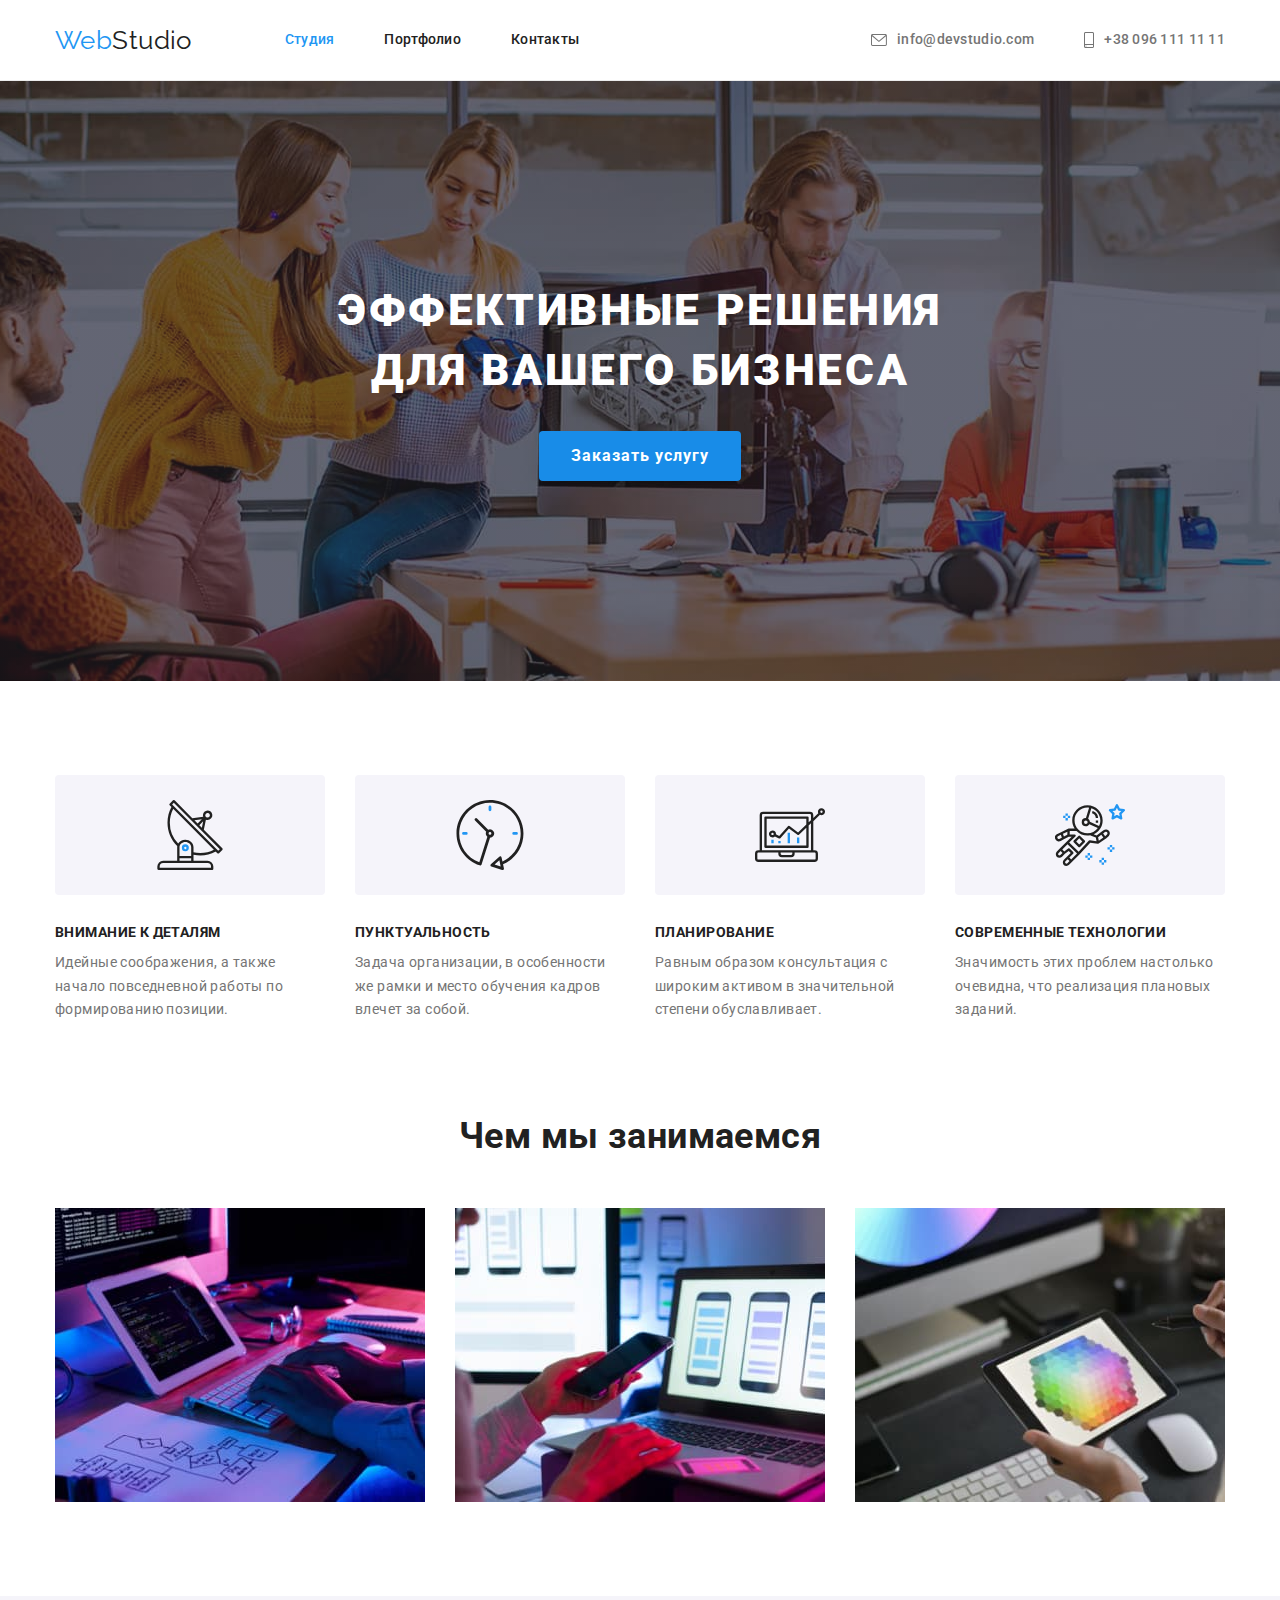
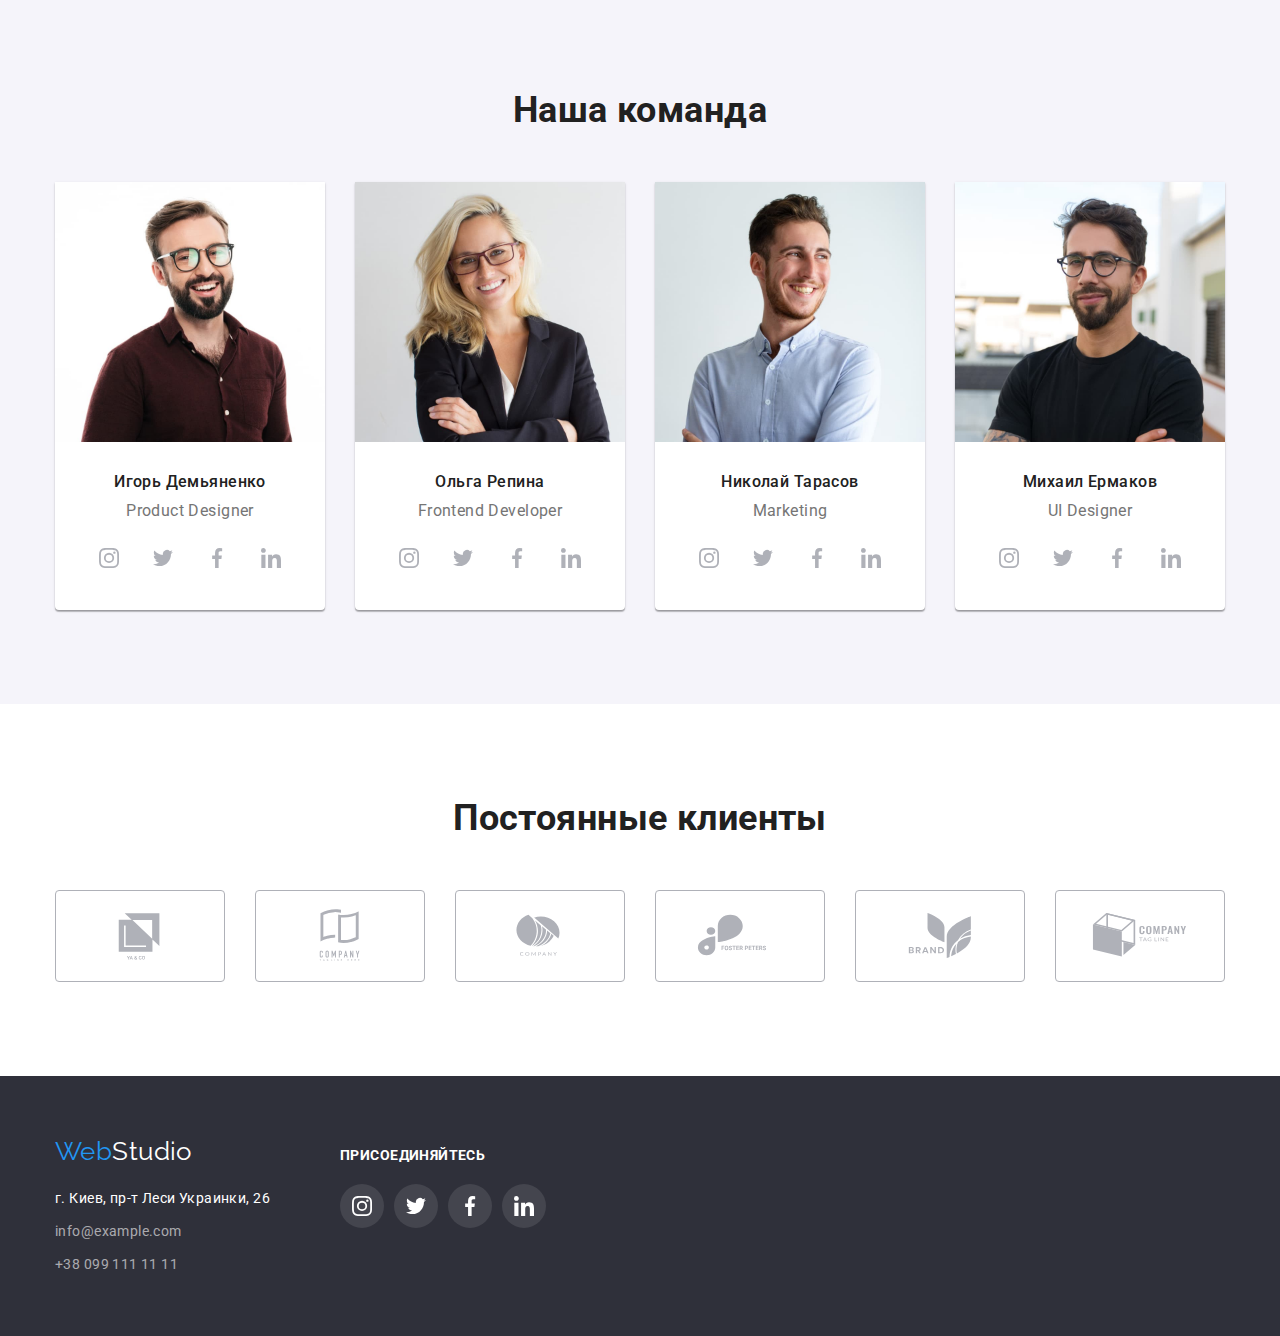
<file: index.html>
<!DOCTYPE html>
<html lang="ru">
<head>
    <meta charset="UTF-8">
    <meta http-equiv="X-UA-Compatible" content="IE=edge">
    <meta name="viewport" content="width=device-width, initial-scale=1.0">
    <title>HomeWork</title>
    <link rel="preconnect" href="https://fonts.googleapis.com">
    <link rel="preconnect" href="https://fonts.gstatic.com" crossorigin>
    <link href="https://fonts.googleapis.com/css2?family=Raleway:wght@700&family=Roboto:wght@400;500;700;900&display=swap"  rel="stylesheet">
    
    <link rel="stylesheet" href="https://cdnjs.cloudflare.com/ajax/libs/modern-normalize/1.1.0/modern-normalize.min.css"
    integrity="sha512-wpPYUAdjBVSE4KJnH1VR1HeZfpl1ub8YT/NKx4PuQ5NmX2tKuGu6U/JRp5y+Y8XG2tV+wKQpNHVUX03MfMFn9Q=="
    crossorigin="anonymous" referrerpolicy="no-referrer" />
    
    
    <link rel="stylesheet" href="./css/styles.css">
</head>
<body>
    
    <!-- Header -->
    <header  class="page-header">
        <div class="container header">
            <nav class="site-nav">
            <a href="./index.html" class="accent-logo">Web<span class="logo-header">Studio</span> </a>

            <ul class="site-nav-links">
                <li class="item"><a href="./index.html" class="link current">Студия</a></li>
                <li class="item"><a href="./portfolio.html" class="link">Портфолио</a></li>
                <li class="item"><a href="" class="link">Контакты</a></li>
        
            </ul>
        
        </nav>
        
        
            <ul class="auth-nav">
                <li class="item"><a href="mailto:info@devstudio.com" class="link">
                    <svg class="icon-auth-nav" width="16" height="12">
                        <use href="./images/icons.svg#icon-mail"></use>        
                    </svg>
                    info@devstudio.com</a></li>

                <li class="item"><a href="tel:+380961111111" class="link">
                    <svg class="icon-auth-nav" width="10" height="16">
                        <use href="./images/icons.svg#icon-phone"></use>
                    </svg>
                    +38 096 111 11 11</a></li>
            </ul>
        
        </div>
        
        
    </header>
    
    <main>

        <!-- Hero -->
        <section class="hero section" >
            <div class="container">
                <h1 class="hero-title">Эффективные решения для вашего бизнеса</h1>
                <button class="button" type="button">Заказать услугу</button>

            </div>
            
           
            
        </section>
        
        <!-- Benefits -->
        <section class="section">
            <div class="container">
                <h2 class="visually-hidden">Преимущества</h2>
                <ul class="benefits">
                    <li class="item">
                        <div class="benefit-icon-thumb">
                            <svg class="icon-antenna" width="70" height="70">
                            <use href="./images/icons.svg#icon-antenna"></use>
                            </svg>

                        </div>
                        
                        <h3 class="title">Внимание к деталям</h3>
                        <p>Идейные соображения, а также начало повседневной работы по формированию позиции.</p>
                    </li>
                    <li class="item">
                        <div class="benefit-icon-thumb">
                            <svg class="icon-antenna" width="70" height="70">
                                <use href="./images/icons.svg#icon-clock"></use>
                            </svg>
                        
                        </div>

                        <h3 class="title">Пунктуальность</h3>
                        <p>Задача организации, в особенности же рамки и место обучения кадров влечет за собой.</p>
                    </li>
                    <li class="item">
                        <div class="benefit-icon-thumb">
                            <svg class="icon-antenna" width="70" height="70">
                            <use href="./images/icons.svg#icon-diagram"></use>
                            </svg>

                        </div>
                        <h3 class="title">Планирование</h3>
                        <p>Равным образом консультация с широким активом в значительной степени обуславливает.</p>
                    </li>
                    <li class="item">
                        <div class="benefit-icon-thumb">
                            <svg class="icon-antenna" width="70" height="70">
                            <use href="./images/icons.svg#icon-astronaut"></use>
                            </svg>

                        </div>
                        <h3 class="title">Современные технологии</h3>
                        <p>Значимость этих проблем настолько очевидна, что реализация плановых заданий.</p>
                    </li>
                </ul>

            </div>
            
        </section>

        <!-- what we are doing -->
        <section class="section section-work">
            <div class="container">
                <h2 class="section-title">Чем мы занимаемся</h2>
                <ul class="list-images">
                    <li><img src="./images/box1.jpg" alt="Часть рабочего стола, программист работает за компьютером." width="370"></li>
                    <li><img src="./images/box2.jpg" alt="Дизайнер разрабатывает приложение для телефона." width="370"></li>
                    <li><img src="./images/box3.jpg" alt="Веб-дизайнер выбирает необходимый цвет на планшете." width="370"></li>
                </ul>

            </div>
            
        </section>

        <!-- Our team -->
        <section class="section-team section">
            <div class="container">
                <h2 class="section-title">Наша команда</h2>
                <ul class="list-team-cards">
                    <li class="card"><img src="./images/teamCard1.jpg" alt="Игорь Демьяненко Product Designer" width="270">

                    <div class="team-description">
                            <h3 class="team-name">Игорь Демьяненко</h3>
                            <p class="team-position">Product Designer</p>

                        <ul class="social-list">
                           <li class="item">
                                <a class="social-link" href="" aria-label="instagram">
                                    <svg class="social-icon" width="20" height="20">
                                    <use href="./images/icons.svg#icon-instagram"></use>
                                    </svg>
                                </a>
                            </li>
                            <li class="item">
                                <a class="social-link" href="" aria-label="twitter">
                                    <svg class="social-icon" width="20" height="20">
                                    <use href="./images/icons.svg#icon-twitter"></use>
                                    </svg>
                                </a>
                            </li>
                            <li class="item">
                                <a class="social-link" href="" aria-label="facebook">
                                    <svg class="social-icon" width="20" height="20">
                                        <use href="./images/icons.svg#icon-facebook"></use>
                                    </svg>
                                </a>
                            </li>
                            <li class="item">
                                <a class="social-link" href="" aria-label="linkedin">
                                    <svg class="social-icon" width="20" height="20">
                                        <use href="./images/icons.svg#icon-linkedin"></use>
                                    </svg>
                                </a>
                            </li>
                           
                        </ul>

                    </div>
                        
                        
                        
                    </li>
                    <li class="card"><img src="./images/teamCard2.jpg" alt="Ольга Репина Frontend Developer" width="270">

                    <div class="team-description">
                            <h3 class="team-name">Ольга Репина</h3>
                            <p class="team-position">Frontend Developer</p>

                            <ul class="social-list">
                            <li class="item">
                                <a class="social-link" href="" aria-label="instagram">
                                    <svg class="social-icon" width="20" height="20">
                                        <use href="./images/icons.svg#icon-instagram"></use>
                                    </svg>
                                </a>
                            </li>
                            <li class="item">
                                <a class="social-link" href="" aria-label="twitter">
                                    <svg class="social-icon" width="20" height="20">
                                        <use href="./images/icons.svg#icon-twitter"></use>
                                    </svg>
                                </a>
                            </li>
                            <li class="item">
                                <a class="social-link" href="" aria-label="facebook">
                                    <svg class="social-icon" width="20" height="20">
                                        <use href="./images/icons.svg#icon-facebook"></use>
                                    </svg>
                                </a>
                            </li>
                            <li class="item">
                                <a class="social-link" href="" aria-label="linkedin">
                                    <svg class="social-icon" width="20" height="20">
                                        <use href="./images/icons.svg#icon-linkedin"></use>
                                    </svg>
                                </a>
                            </li>
                        
                        </ul>

                    </div>
                        
                        
                    </li>
                <li class="card"><img src="./images/teamCard3.jpg" alt="Николай Тарасов Marketing" width="270">

                    <div class="team-description">
                            <h3 class="team-name">Николай Тарасов</h3>
                            <p class="team-position">Marketing</p>

                        <ul class="social-list">
                            <li class="item">
                                <a class="social-link" href="" aria-label="instagram">
                                    <svg class="social-icon" width="20" height="20">
                                        <use href="./images/icons.svg#icon-instagram"></use>
                                    </svg>
                                </a>
                            </li>
                            <li class="item">
                                <a class="social-link" href="" aria-label="twitter">
                                    <svg class="social-icon" width="20" height="20">
                                        <use href="./images/icons.svg#icon-twitter"></use>
                                    </svg>
                                </a>
                            </li>
                            <li class="item">
                                <a class="social-link" href="" aria-label="facebook">
                                    <svg class="social-icon" width="20" height="20">
                                        <use href="./images/icons.svg#icon-facebook"></use>
                                    </svg>
                                </a>
                            </li>
                            <li class="item">
                                <a class="social-link" href="" aria-label="linkedin">
                                    <svg class="social-icon" width="20" height="20">
                                        <use href="./images/icons.svg#icon-linkedin"></use>
                                    </svg>
                                </a>
                            </li>
                        
                        </ul>

                    </div>                       
                        
                </li>

                    <li class="card"><img src="./images/teamCard4.jpg" alt="Михаил Ермаков UI Designer" width="270">

                        <div class="team-description">
                            <h3 class="team-name">Михаил Ермаков</h3>
                            <p class="team-position">UI Designer</p>

                        <ul class="social-list">
                            <li class="item">
                                <a class="social-link" href="" aria-label="instagram">
                                    <svg class="social-icon" width="20" height="20">
                                        <use href="./images/icons.svg#icon-instagram"></use>
                                    </svg>
                                </a>
                            </li>
                            <li class="item">
                                <a class="social-link" href="" aria-label="twitter">
                                    <svg class="social-icon" width="20" height="20">
                                        <use href="./images/icons.svg#icon-twitter"></use>
                                    </svg>
                                </a>
                            </li>
                            <li class="item">
                                <a class="social-link" href="" aria-label="facebook">
                                    <svg class="social-icon" width="20" height="20">
                                        <use href="./images/icons.svg#icon-facebook"></use>
                                    </svg>
                                </a>
                            </li>
                            <li class="item">
                                <a class="social-link" href="" aria-label="linkedin">
                                    <svg class="social-icon" width="20" height="20">
                                        <use href="./images/icons.svg#icon-linkedin"></use>
                                    </svg>
                                </a>
                            </li>
                        
                        </ul>                    

                            
                    </div>
                        
                        
                    </li>
                </ul>

            </div>
            
        </section>

        <!-- Regular customers -->
        <section class="regular-customers section">
            <div class="container">
                <h2 class="section-title">Постоянные клиенты</h2>
                <ul class="list-customers">
                    <li class="item">
                        <a class="customer-link" href="" aria-label="YA & CO">
                            <svg class="customer-icon" width="106" height="60">
                                <use href="./images/icons.svg#icon-logo-customer-1"></use>
                            </svg>
                        </a>
                    </li>                   
                    <li class="item">
                        <a class="customer-link" href="" aria-label="Company Tagline Here">
                            <svg class="customer-icon" width="106" height="60">
                                <use href="./images/icons.svg#icon-logo-customer-2"></use>
                            </svg>
                        </a>
                    </li>                   
                    <li class="item">
                        <a class="customer-link" href="" aria-label="Company">
                            <svg class="customer-icon" width="106" height="60">
                                <use href="./images/icons.svg#icon-logo-customer-3"></use>
                            </svg>
                        </a>
                    </li>                   
                    <li class="item">
                        <a class="customer-link" href="" aria-label="Foster Peters">
                            <svg class="customer-icon" width="106" height="60">
                                <use href="./images/icons.svg#icon-logo-customer-4"></use>
                            </svg>
                        </a>
                    </li>                   
                    <li class="item">
                        <a class="customer-link" href="" aria-label="Brand">
                            <svg class="customer-icon" width="106" height="60">
                                <use href="./images/icons.svg#icon-logo-customer-5"></use>
                            </svg>
                        </a>
                    </li>                   
                    <li class="item">
                        <a class="customer-link" href="" aria-label="Company Tag Line">
                            <svg class="customer-icon" width="106" height="60">
                                <use href="./images/icons.svg#icon-logo-customer-6"></use>
                            </svg>
                        </a>
                    </li>                   
                </ul>
                </section>
                
            </div>
            

    </main>

    <!-- Footer -->
    <footer class="section-footer">

        <div class="container">

            <div>
                <a href="./index.html" class="accent-logo">Web<span class="logo-footer">Studio</span></a>
                <address>
                
                    <ul class="address">
                        <li class="item"><a href="https://goo.gl/maps/piqngm7oDQpEDh6u6" target="_blank"
                                rel="noopener nofollow noreferrer" class="link-address">г. Киев, пр-т Леси Украинки, 26</a></li>
                        <li class="item"><a href="mailto:info@example.com" class="link-auth-nav-footer">info@example.com</a></li>
                        <li class="item"><a href="tel:+380991111111" class="link-auth-nav-footer">+38 099 111 11 11</a></li>
                
                    </ul>
                </address>
            </div>
            
            

            <div class="socials-footer">
                <h2 class="title-socials-footer">присоединяйтесь</h2>
                
                <ul class="social-list-footer">
                    <li class="item">
                        <a class="social-link-footer" href="" aria-label="instagram">
                            <svg class="social-icon-footer"  width="20" height="20">
                                <use href="./images/icons.svg#icon-instagram"></use>
                            </svg>
                        </a>
                    </li>
                    <li class="item">
                        <a class="social-link-footer" href="" aria-label="twitter">
                            <svg  class="social-icon-footer" width="20" height="20">
                                <use href="./images/icons.svg#icon-twitter"></use>
                            </svg>
                        </a>
                    </li>
                    <li class="item">
                        <a class="social-link-footer" href="" aria-label="facebook">
                            <svg class="social-icon-footer" width="20" height="20">
                                <use href="./images/icons.svg#icon-facebook"></use>
                            </svg>
                        </a>
                    </li>
                    <li class="item">
                        <a class="social-link-footer" href="" aria-label="linkedin">
                            <svg class="social-icon-footer" width="20" height="20">
                                <use href="./images/icons.svg#icon-linkedin"></use>
                            </svg>
                        </a>
                    </li>
                
                </ul>
            </div>

        </div>
        
        
    </footer>
        
    
</body>
</html>
</file>
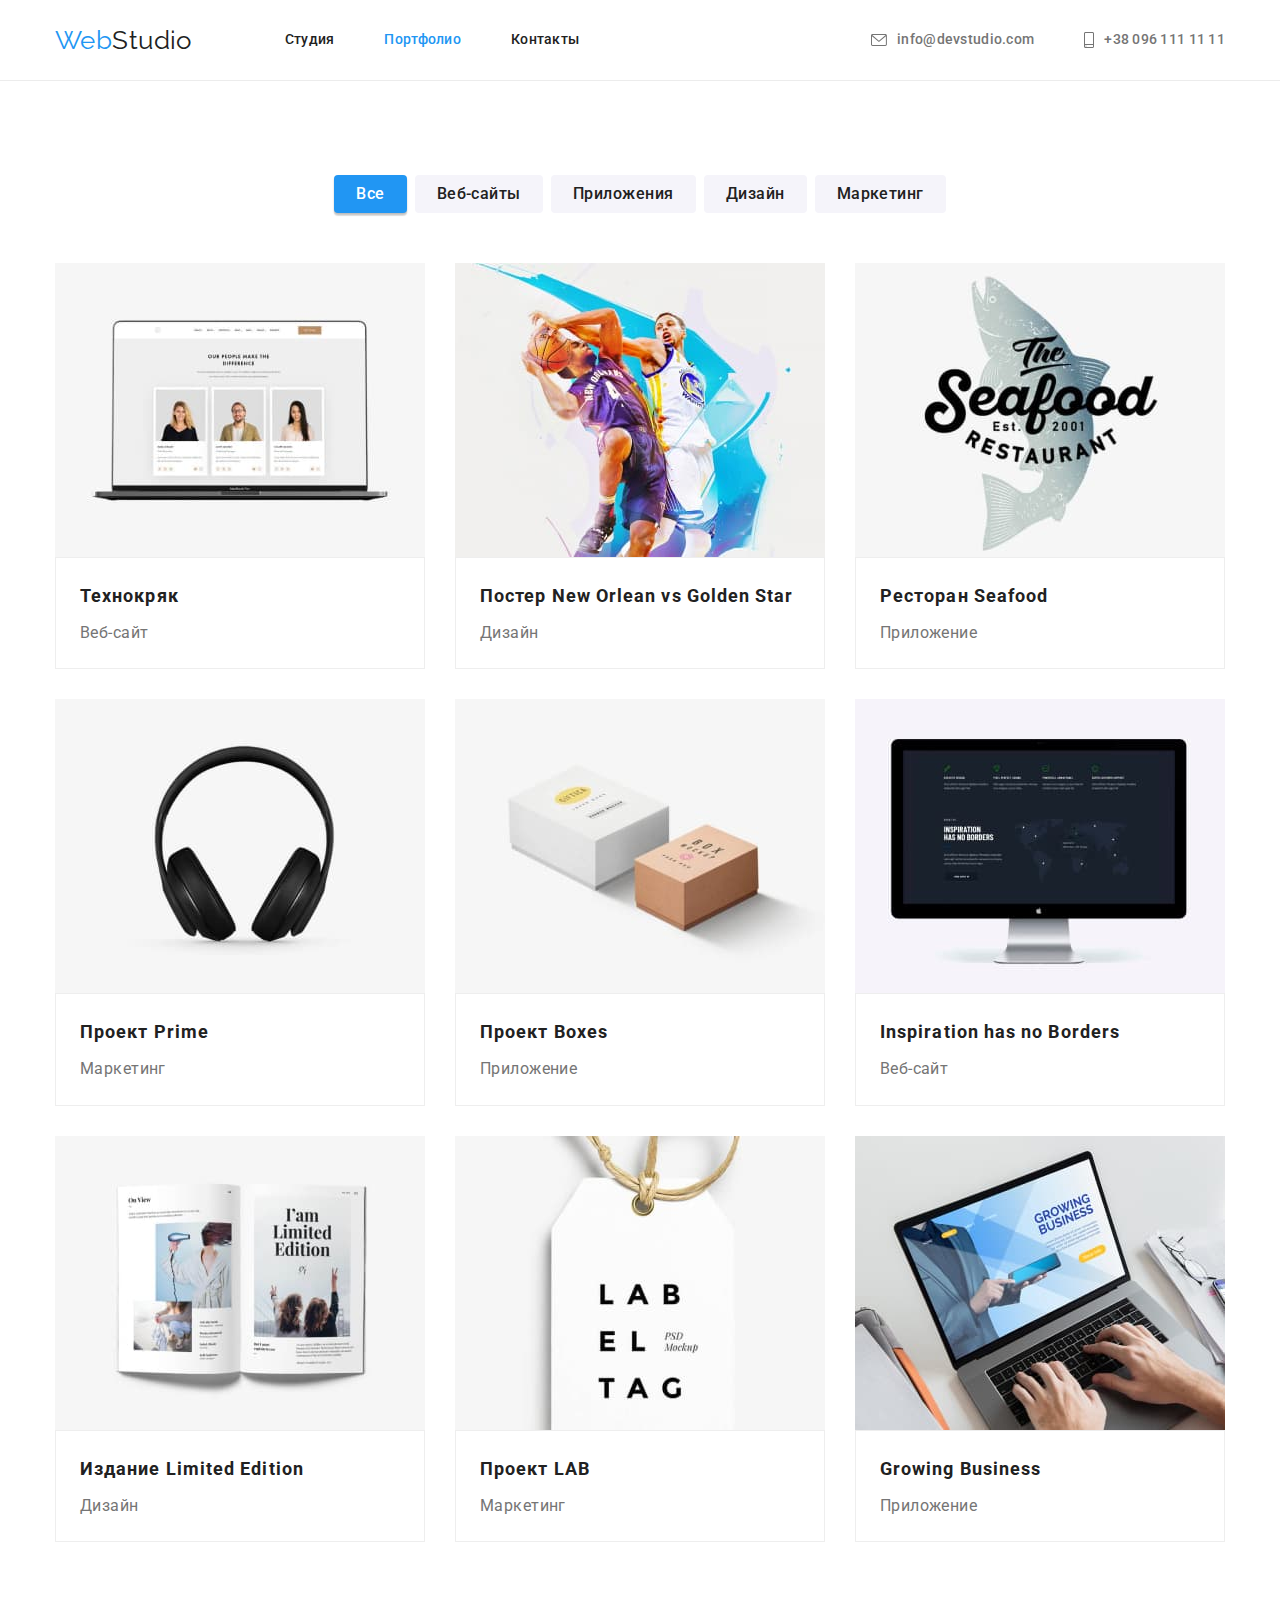
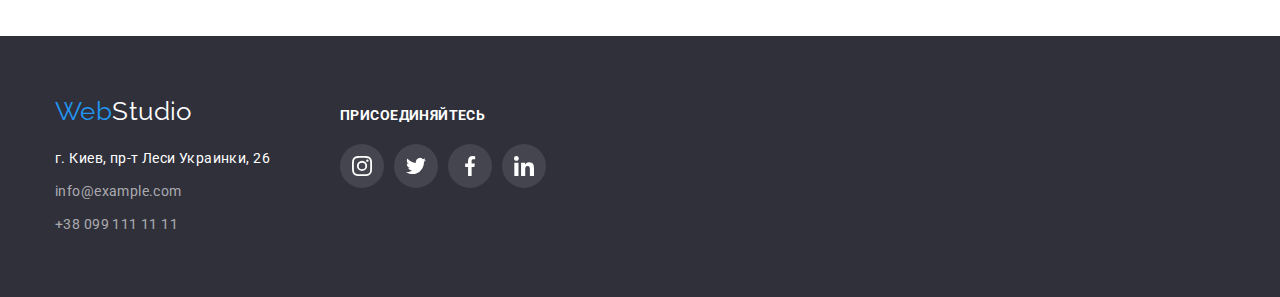
<file: portfolio.html>
<!DOCTYPE html>
<html lang="ru">
  <head>
    <meta charset="UTF-8" />
    <meta http-equiv="X-UA-Compatible" content="IE=edge" />
    <meta name="viewport" content="width=device-width, initial-scale=1.0" />
    <title>HomeWork</title>
    <link rel="preconnect" href="https://fonts.googleapis.com" />
    <link rel="preconnect" href="https://fonts.gstatic.com" crossorigin />
    <link
      href="https://fonts.googleapis.com/css2?family=Raleway:wght@700&family=Roboto:wght@400;500;700;900&display=swap"
      rel="stylesheet"
    />

    <link
      rel="stylesheet"
      href="https://cdnjs.cloudflare.com/ajax/libs/modern-normalize/1.1.0/modern-normalize.min.css"
      integrity="sha512-wpPYUAdjBVSE4KJnH1VR1HeZfpl1ub8YT/NKx4PuQ5NmX2tKuGu6U/JRp5y+Y8XG2tV+wKQpNHVUX03MfMFn9Q=="
      crossorigin="anonymous"
      referrerpolicy="no-referrer"
    />

    <link rel="stylesheet" href="./css/styles.css" />
  </head>

  <body>
    <!-- Header -->
    <header class="page-header">
      <div class="container header">
        <nav class="site-nav">
          <a href="./index.html" class="accent-logo"
            >Web<span class="logo-header">Studio</span>
          </a>

          <ul class="site-nav-links">
            <li class="item">
              <a href="./index.html" class="link">Студия</a>
            </li>
            <li class="item">
              <a href="./portfolio.html" class="link current">Портфолио</a>
            </li>
            <li class="item"><a href="" class="link">Контакты</a></li>
          </ul>
        </nav>

        <ul class="auth-nav">
          <li class="item">
            <a href="mailto:info@devstudio.com" class="link">
              <svg class="icon-auth-nav" width="16" height="12">
                <use href="./images/icons.svg#icon-mail"></use>
              </svg>
              info@devstudio.com</a
            >
          </li>

          <li class="item">
            <a href="tel:+380961111111" class="link">
              <svg class="icon-auth-nav" width="10" height="16">
                <use href="./images/icons.svg#icon-phone"></use>
              </svg>
              +38 096 111 11 11</a
            >
          </li>
        </ul>
      </div>
    </header>

    <!-- Maim -->
    <main>
      <!-- Filters -->
      <section class="section">
        <div class="container">
          <h1 class="visually-hidden">Примеры работ</h1>

          <ul class="list-filters">
            <li class="item">
              <button type="button" class="filter active">Все</button>
            </li>
            <li class="item">
              <button type="button" class="filter">Веб-сайты</button>
            </li>
            <li class="item">
              <button type="button" class="filter">Приложения</button>
            </li>
            <li class="item">
              <button type="button" class="filter">Дизайн</button>
            </li>
            <li class="item">
              <button type="button" class="filter">Маркетинг</button>
            </li>
          </ul>

          <!-- Projects -->

          <ul class="list-projects">
            <li class="item">
              <a class="project-link" href="">
                <img
                  src="./images/project1.jpg"
                  alt="Пример вебсайта на ноутбуке."
                  width="370"
                  height="294"
                />
                <div class="description-project">
                  <h3 class="title-project">Технокряк</h3>
                  <p class="type-project">Веб-сайт</p>
                </div>
              </a>
            </li>

            <li class="item">
              <a href="" class="project-link">
                <img
                  src="./images/project2.jpg"
                  alt="Два игрока в баскетболе боряться за мяч."
                  width="370"
                  height="294"
                />
                <div class="description-project">
                  <h3 class="title-project">
                    Постер New Orlean vs Golden Star
                  </h3>
                  <p class="type-project">Дизайн</p>
                </div>
              </a>
            </li>

            <li class="item">
              <a href="" class="project-link">
                <img
                  src="./images/project3.jpg"
                  alt="Большой лосось."
                  width="370"
                  height="294"
                />

                <div class="description-project">
                  <h3 class="title-project">Ресторан Seafood</h3>
                  <p class="type-project">Приложение</p>
                </div>
              </a>
            </li>

            <li class="item">
              <a href="" class="project-link">
                <img
                  src="./images/project4.jpg"
                  alt="Наушники."
                  width="370"
                  height="294"
                />
                <div class="description-project">
                  <h3 class="title-project">Проект Prime</h3>
                  <p class="type-project">Маркетинг</p>
                </div>
              </a>
            </li>
            <li class="item">
              <a href="" class="project-link">
                <img
                  src="./images/project5.jpg"
                  alt="Две коробки белого и коричневого цвета."
                  width="370"
                  height="294"
                />
                <div class="description-project">
                  <h3 class="title-project">Проект Boxes</h3>
                  <p class="type-project">Приложение</p>
                </div>
              </a>
            </li>

            <li class="item">
              <a href="" class="project-link">
                <img
                  src="./images/project6.jpg"
                  alt="Монитор компьютера с картой мира."
                  width="370"
                  height="294"
                />
                <div class="description-project">
                  <h3 class="title-project">Inspiration has no Borders</h3>
                  <p class="type-project">Веб-сайт</p>
                </div>
              </a>
            </li>
            <li class="item">
              <a href="" class="project-link">
                <img
                  src="./images/project7.jpg"
                  alt="Открытая книга по дизайну."
                  width="370"
                  height="294"
                />
                <div class="description-project">
                  <h3 class="title-project">Издание Limited Edition</h3>
                  <p class="type-project">Дизайн</p>
                </div>
              </a>
            </li>
            <li class="item">
              <a href="" class="project-link">
                <img
                  src="./images/project8.jpg"
                  alt="Бирка с надписью Lab EL TAG."
                  width="370"
                  height="294"
                />
                <div class="description-project">
                  <h3 class="title-project">Проект LAB</h3>
                  <p class="type-project">Маркетинг</p>
                </div>
              </a>
            </li>
            <li class="item">
              <a href="" class="project-link">
                <img
                  src="./images/project9.jpg"
                  alt="Работа над проектом на ноутбуке."
                  width="370"
                  height="294"
                />
                <div class="description-project">
                  <h3 class="title-project">Growing Business</h3>
                  <p class="type-project">Приложение</p>
                </div>
              </a>
            </li>
          </ul>
        </div>
      </section>
    </main>
    <!-- Footer -->
    <footer class="section-footer">
      <div class="container">
        <div>
          <a href="./index.html" class="accent-logo"
            >Web<span class="logo-footer">Studio</span></a
          >
          <address>
            <ul class="address">
              <li class="item">
                <a
                  href="https://goo.gl/maps/piqngm7oDQpEDh6u6"
                  target="_blank"
                  rel="noopener nofollow noreferrer"
                  class="link-address"
                  >г. Киев, пр-т Леси Украинки, 26</a
                >
              </li>
              <li class="item">
                <a href="mailto:info@example.com" class="link-auth-nav-footer"
                  >info@example.com</a
                >
              </li>
              <li class="item">
                <a href="tel:+380991111111" class="link-auth-nav-footer"
                  >+38 099 111 11 11</a
                >
              </li>
            </ul>
          </address>
        </div>

        <div class="socials-footer">
          <h2 class="title-socials-footer">присоединяйтесь</h2>

          <ul class="social-list-footer">
            <li class="item">
              <a class="social-link-footer" href="" aria-label="instagram">
                <svg class="social-icon-footer" width="20" height="20">
                  <use href="./images/icons.svg#icon-instagram"></use>
                </svg>
              </a>
            </li>
            <li class="item">
              <a class="social-link-footer" href="" aria-label="twitter">
                <svg class="social-icon-footer" width="20" height="20">
                  <use href="./images/icons.svg#icon-twitter"></use>
                </svg>
              </a>
            </li>
            <li class="item">
              <a class="social-link-footer" href="" aria-label="facebook">
                <svg class="social-icon-footer" width="20" height="20">
                  <use href="./images/icons.svg#icon-facebook"></use>
                </svg>
              </a>
            </li>
            <li class="item">
              <a class="social-link-footer" href="" aria-label="linkedin">
                <svg class="social-icon-footer" width="20" height="20">
                  <use href="./images/icons.svg#icon-linkedin"></use>
                </svg>
              </a>
            </li>
          </ul>
        </div>
      </div>
    </footer>
  </body>
</html>
</file>
<file: css/styles.css>
/* Main colors */
:root {
  --main-bg-color: #ffffff;
  --hero-bg-color-gradient: rgba(47, 48, 58, 0.4);
  --secondary-bg-color: #2f303a;
  --button-bg-color: #f5f4fa;
  --team-bg-color: #f5f4fa;

  --title-text-color: #212121;
  --text-color: #757575;
  --accent-color: #2196f3;
  --accent-button: #188ce8;
  --link-auth-nav-footer: rgba(255, 255, 255, 0.6);
  --border-header-color: #ececec;
  --border-color: #eeeeee;
  --icon-color: #afb1b8;
  --icon-bg-footer: rgba(255, 255, 255, 0.1);
}

html {
  box-sizing: border-box;
}

*,
*::before,
*::after {
  box-sizing: border-box;
}

/* Стили для обнуления верхних отступов у элементов */
h1,
h2,
h3,
h4,
h5,
h6,
p {
  margin-top: 0;
  margin-bottom: 0;
}

/* Класс для обнуления базовых свойств у списков (ul) */
ul {
  list-style: none;
  padding-left: 0;
  margin: 0;
}

/* Класс для обнуления базовых свойств у ссылок */
a {
  text-decoration: none;
  color: inherit;
}

/* Свойства для корректного отображения картинок */
img {
  display: block;
  max-width: 100%;
  height: auto;
}

/* Свойства для обнуления курсива у address */

address {
  font-style: normal;
}

body {
  margin: 0;

  background-color: var(--main-bg-color);
  font-family: "Roboto", sans-serif;
  font-size: 14px;
  line-height: 1.71;
  letter-spacing: 0.03em;

  color: var(--text-color);
}

/* Header */

.container {
  max-width: 1200px;
  margin: 0 auto;
  padding: 0 15px;
}

.section {
  padding-top: 94px;
  padding-bottom: 94px;
}

.header {
  display: flex;
  align-items: center;
}

.page-header {
  border-bottom: 1px solid var(--border-header-color);
}

.accent-logo {
  margin-right: 93px;

  font-family: "Raleway";
  font-size: 26px;
  line-height: 1.19;

  color: var(--accent-color);
}

.logo-header {
  font-family: "Raleway";
  font-size: 26px;
  line-height: 1.19;

  color: var(--title-text-color);
}

.site-nav {
  display: flex;
  align-items: center;
  margin-right: auto;
}

.site-nav-links {
  display: flex;
  align-items: center;
}

.site-nav-links .item:not(:last-child) {
  margin-right: 50px;
}

.site-nav-links .link {
  display: block;

  padding-top: 32px;
  padding-bottom: 32px;

  font-weight: 500;
  line-height: 1.14;
  letter-spacing: 0.02em;
  text-decoration: none;

  color: var(--title-text-color);
}

.site-nav-links .link.current {
  color: var(--accent-color);
}

.site-nav-links .link:hover,
.site-nav-links .link:focus {
  color: var(--accent-color);
}

.auth-nav {
  display: flex;
}

.auth-nav .item:not(:last-child) {
  margin-right: 50px;
}

.auth-nav .link {
  display: flex;
  align-items: center;

  padding-top: 32px;
  padding-bottom: 32px;

  font-weight: 500;
  line-height: 1.14;
  letter-spacing: 0.02em;
  text-decoration: none;

  color: var(--text-color);
}

.auth-nav .link:hover,
.auth-nav .link:focus {
  color: var(--accent-color);
}

.icon-auth-nav {
  fill: currentColor;
  margin-right: 10px;
}

.icon-auth-nav:hover,
.icon-auth-nav:focus {
  fill: var(--accent-color);
}

/* Hero */
.hero {
  padding-top: 200px;
  padding-bottom: 200px;

  max-width: 1600px;
  margin-left: auto;
  margin-right: auto;

  background-color: var(--secondary-bg-color);
  text-align: center;

  background-image: linear-gradient(
      var(--hero-bg-color-gradient),
      var(--hero-bg-color-gradient)
    ),
    url(../images/hero-bcg-img.jpg);

  background-repeat: no-repeat;
  background-position: center;
  background-size: cover;
}

.hero-title {
  margin-bottom: 30px;
  margin-left: auto;
  margin-right: auto;
  width: 696px;

  font-weight: 900;
  font-size: 44px;
  line-height: 1.36;
  letter-spacing: 0.06em;
  text-transform: uppercase;

  color: var(--main-bg-color);
}

.button {
  min-width: 200px;
  height: 50px;
  border-radius: 4px;
  padding: 10px 32px;
  border: none;

  font-family: inherit;
  font-weight: 700;
  font-size: 16px;
  line-height: 1.88;
  align-items: center;
  letter-spacing: 0.06em;
  text-transform: none;

  color: var(--main-bg-color);
  background-color: var(--accent-button);

  box-shadow: 0px 4px 4px rgba(0, 0, 0, 0.15);

  cursor: pointer;
}

.button:hover,
.button:focus {
  color: var(--title-text-color);
  background-color: var(--button-bg-color);
}

/* Benefits */
/* Hidden title */
.visually-hidden {
  position: absolute;
  width: 1px;
  height: 1px;
  margin: -1px;
  border: 0;
  padding: 0;

  white-space: nowrap;
  clip-path: inset(100%);
  clip: rect(0 0 0 0);
  overflow: hidden;
}

.benefits {
  display: flex;
}

.benefits > .item:not(:last-child) {
  margin-right: 30px;
}

.benefit-icon-thumb {
  display: flex;
  align-items: center;
  justify-content: center;

  height: 120px;

  background-color: var(--team-bg-color);
  border-radius: 4px;
}

.benefits > .item {
  width: 270px;
}

.benefits .title {
  margin-top: 30px;
  margin-bottom: 10px;

  font-size: 14px;
  line-height: 1.14;
  text-transform: uppercase;

  color: var(--title-text-color);
}

/* what we are doing */

.section-work {
  padding-top: 0;
}

.section-title {
  margin-bottom: 50px;

  font-size: 36px;
  line-height: 1.16;
  text-align: center;

  color: var(--title-text-color);
}

.list-images {
  display: flex;
  justify-content: space-between;
}

/* our team */

.section-team {
  background: var(--team-bg-color);
}

.list-team-cards {
  display: flex;
}

.card {
  background-color: var(--main-bg-color);

  box-shadow: 0px 1px 3px rgba(0, 0, 0, 0.12), 0px 1px 1px rgba(0, 0, 0, 0.14),
    0px 2px 1px rgba(0, 0, 0, 0.2);
  border-radius: 0px 0px 4px 4px;
}

.card:not(:last-child) {
  margin-right: 30px;
}

.team-description {
  padding-top: 30px;
  padding-bottom: 30px;
}

.team-name {
  margin-bottom: 10px;

  font-weight: 500;
  font-size: 16px;
  line-height: 1.19;
  text-align: center;

  color: var(--title-text-color);
}

.team-position {
  font-size: 16px;
  line-height: 1.19;
  text-align: center;
  margin-bottom: 16px;
}

.social-list {
  display: flex;
  justify-content: center;
  gap: 10px;
}

.social-link {
  display: flex;
  align-items: center;
  justify-content: center;
  width: 44px;
  height: 44px;

  fill: var(--icon-color);
}

.social-link:hover,
.social-link:focus {
  fill: var(--main-bg-color);
  background-color: var(--accent-color);
  border-radius: 50%;
}

/* Regular customers */

.list-customers {
  display: flex;
}

.list-customers .item {
  width: 170px;
  height: 92px;
}

.list-customers .item:not(:last-child) {
  margin-right: 30px;
}

.customer-link {
  display: flex;
  align-items: center;
  justify-content: center;

  width: 100%;
  height: 100%;

  fill: var(--icon-color);

  border: 1px solid var(--icon-color);
  border-radius: 4px;
}

.customer-link:hover,
.customer-link:focus {
  fill: var(--accent-color);
  border: 1px solid var(--accent-color);
  border-radius: 4px;
}

/* Fotter */

.section-footer {
  padding-top: 60px;
  padding-bottom: 60px;
  background-color: var(--secondary-bg-color);
}

.section-footer > .container {
  display: flex;
  align-items: baseline;
}

.section-footer .accent-logo {
  display: block;

  margin-bottom: 20px;
  margin-right: 0;
}

.logo-footer {
  font-family: "Raleway";
  font-size: 26px;
  line-height: 1.19px;

  color: var(--main-bg-color);
}

.address .item:not(:last-child) {
  margin-bottom: 9px;
}

.link-address {
  text-decoration: none;
  color: var(--main-bg-color);
}

.link-auth-nav-footer {
  text-decoration: none;
  color: var(--link-auth-nav-footer);
}

.link-auth-nav-footer:hover,
.link-auth-nav-footer:focus {
  color: var(--accent-color);
}

.socials-footer {
  margin-left: 70px;
}

.title-socials-footer {
  font-size: 14px;
  margin-bottom: 20px;
  line-height: 1.14;
  text-transform: uppercase;

  color: var(--main-bg-color);
}

.social-list-footer {
  display: flex;
  gap: 10px;
}

.social-link-footer {
  display: flex;
  align-items: center;
  justify-content: center;
  width: 44px;
  height: 44px;
  border-radius: 50%;

  background-color: var(--icon-bg-footer);
}

.social-link-footer:hover,
.social-link-footer:focus {
  background-color: var(--accent-color);
}

.social-icon-footer {
  fill: var(--main-bg-color);
}

/* Portfolio */

.list-filters {
  display: flex;
  justify-content: center;
  margin-bottom: 50px;
}

.list-filters .item:not(:last-child) {
  margin-right: 8px;
}

.filter {
  border: none;
  padding: 6px 22px;

  background-color: var(--button-bg-color);
  border-radius: 4px;

  font-family: "Roboto";
  font-weight: 500;
  font-size: 16px;
  line-height: 1.62;
  letter-spacing: 0.03em;

  color: var(--title-text-color);
  cursor: pointer;
}

.filter:hover,
.filter:focus {
  background-color: var(--accent-color);
  color: var(--main-bg-color);

  box-shadow: 0px 3px 1px rgba(0, 0, 0, 0.1), 0px 1px 2px rgba(0, 0, 0, 0.08),
    0px 2px 2px rgba(0, 0, 0, 0.12);
}

.filter.active {
  background-color: var(--accent-color);
  color: var(--main-bg-color);
  box-shadow: 0px 3px 1px rgba(0, 0, 0, 0.1), 0px 1px 2px rgba(0, 0, 0, 0.08),
    0px 2px 2px rgba(0, 0, 0, 0.12);
}

/* Projects */

.list-projects {
  display: flex;
  flex-wrap: wrap;
}

.list-projects .item:not(:nth-child(3n)) {
  margin-right: 30px;
}

.list-projects .item:not(:nth-last-child(-n + 3)) {
  margin-bottom: 30px;
}

.list-projects .item {
  flex-basis: calc((100% - 60px) / 3);
}

.project-link {
  display: block;
}

.project-link:hover,
.project-link:focus {
  box-shadow: 0px 1px 1px rgba(0, 0, 0, 0.12), 0px 4px 4px rgba(0, 0, 0, 0.06),
    1px 4px 6px rgba(0, 0, 0, 0.16);
}

.description-project {
  padding: 20px 24px;

  border: 1px solid var(--border-color);
}

.title-project {
  margin-bottom: 4px;

  font-size: 18px;
  line-height: 2;
  letter-spacing: 0.06em;

  color: var(--title-text-color);
}

.type-project {
  margin-bottom: 0;

  font-size: 16px;
  line-height: 1.9;
}
</file>
